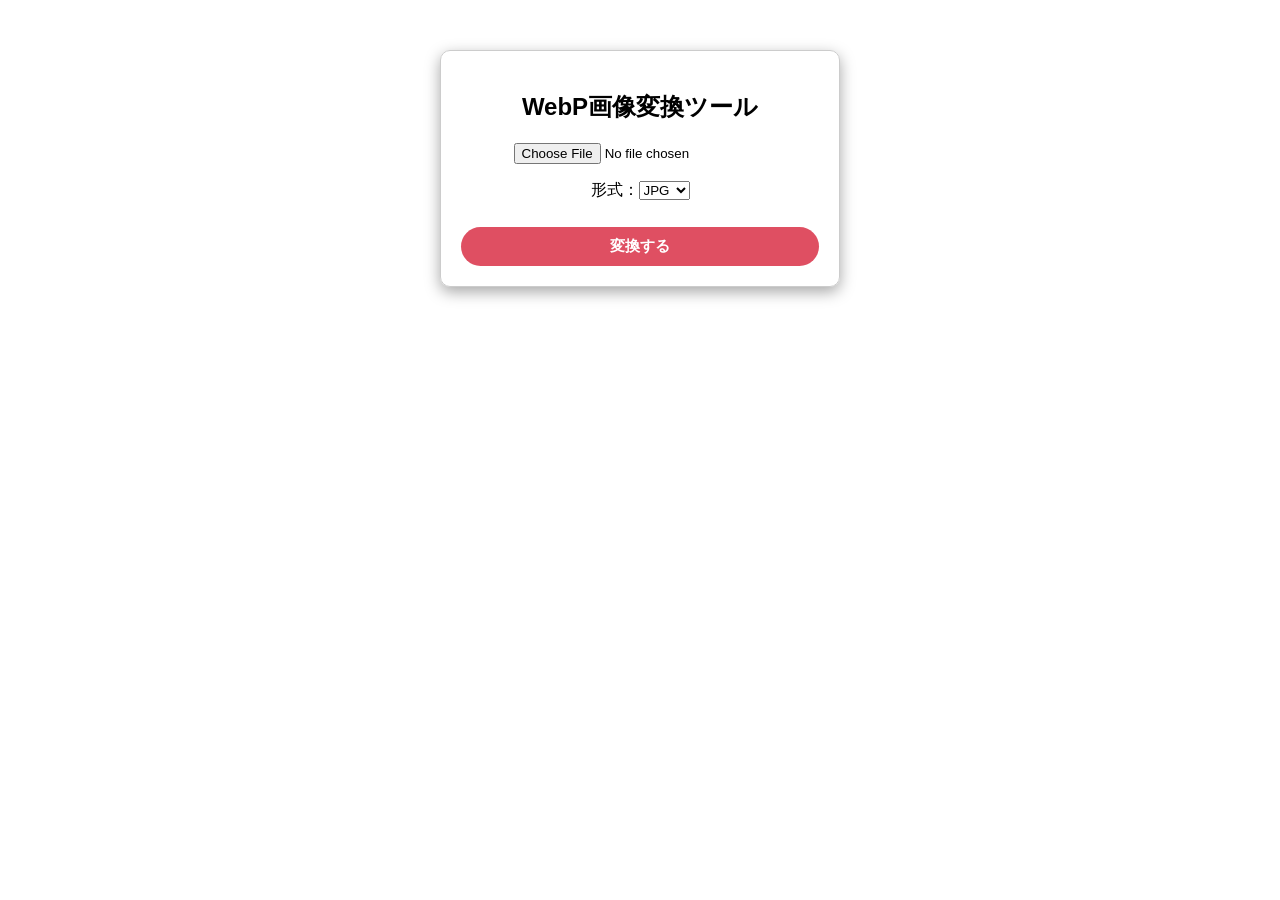
<file: index.html>
<!DOCTYPE html>
<html lang="ja">
<head>
    <meta charset="UTF-8">
    <meta name="viewport" content="width=device-width, initial-scale=1.0">
    <title>WebP Converter</title>

    <link rel="stylesheet" href="css/style.css">
</head>
<body>
    <div class="box">
        <h2>WebP画像変換ツール</h2>
        <input type="file" id="upload" accept="image/webp">

        <div class="select">
            <p>形式：</p>
            <select id="format">
                <option value="image/jpeg">JPG</option>
                <option value="image/png">PNG</option>
            </select>
        </div>

        <button id="convert" class="cvt_btn">変換する</button>
        <a id="download" class="dl_btn">ダウンロード</a>
    </div>
<script src="js/main.js"></script>
</body>
</html>
</file>
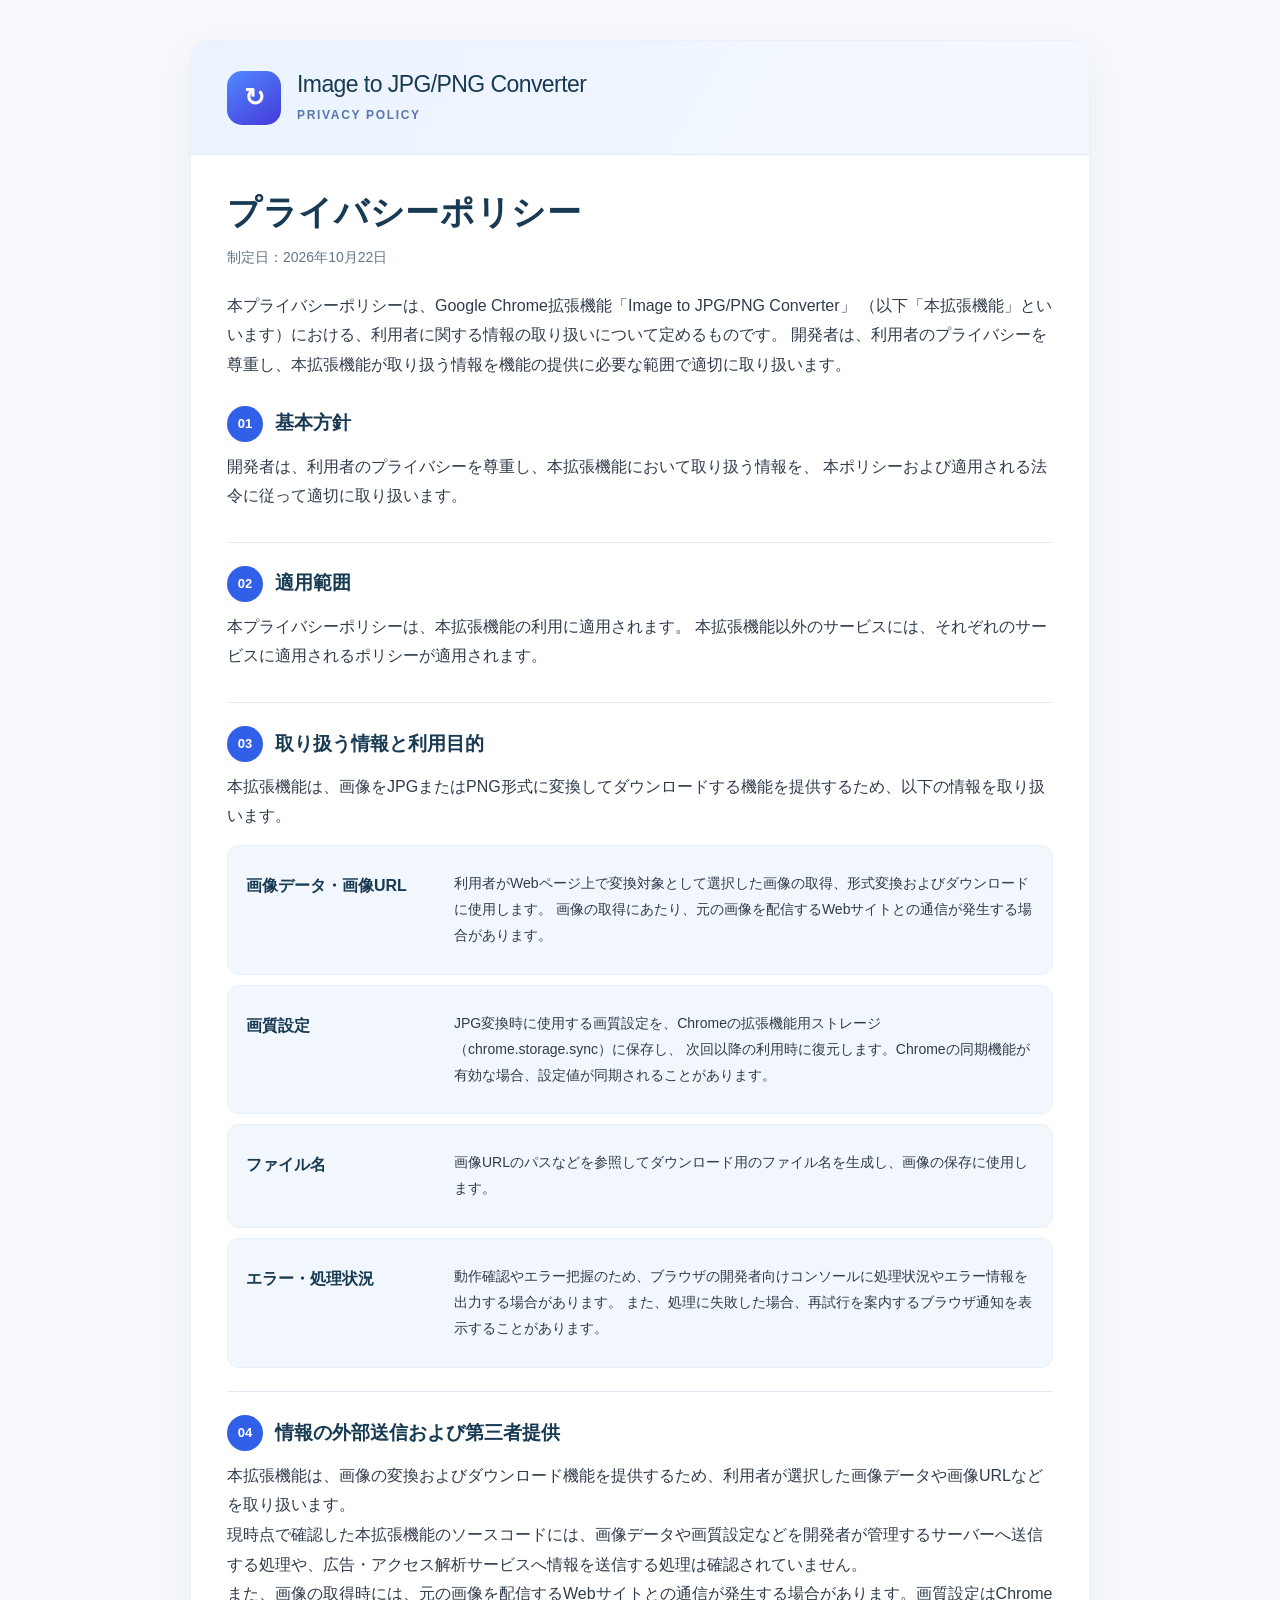
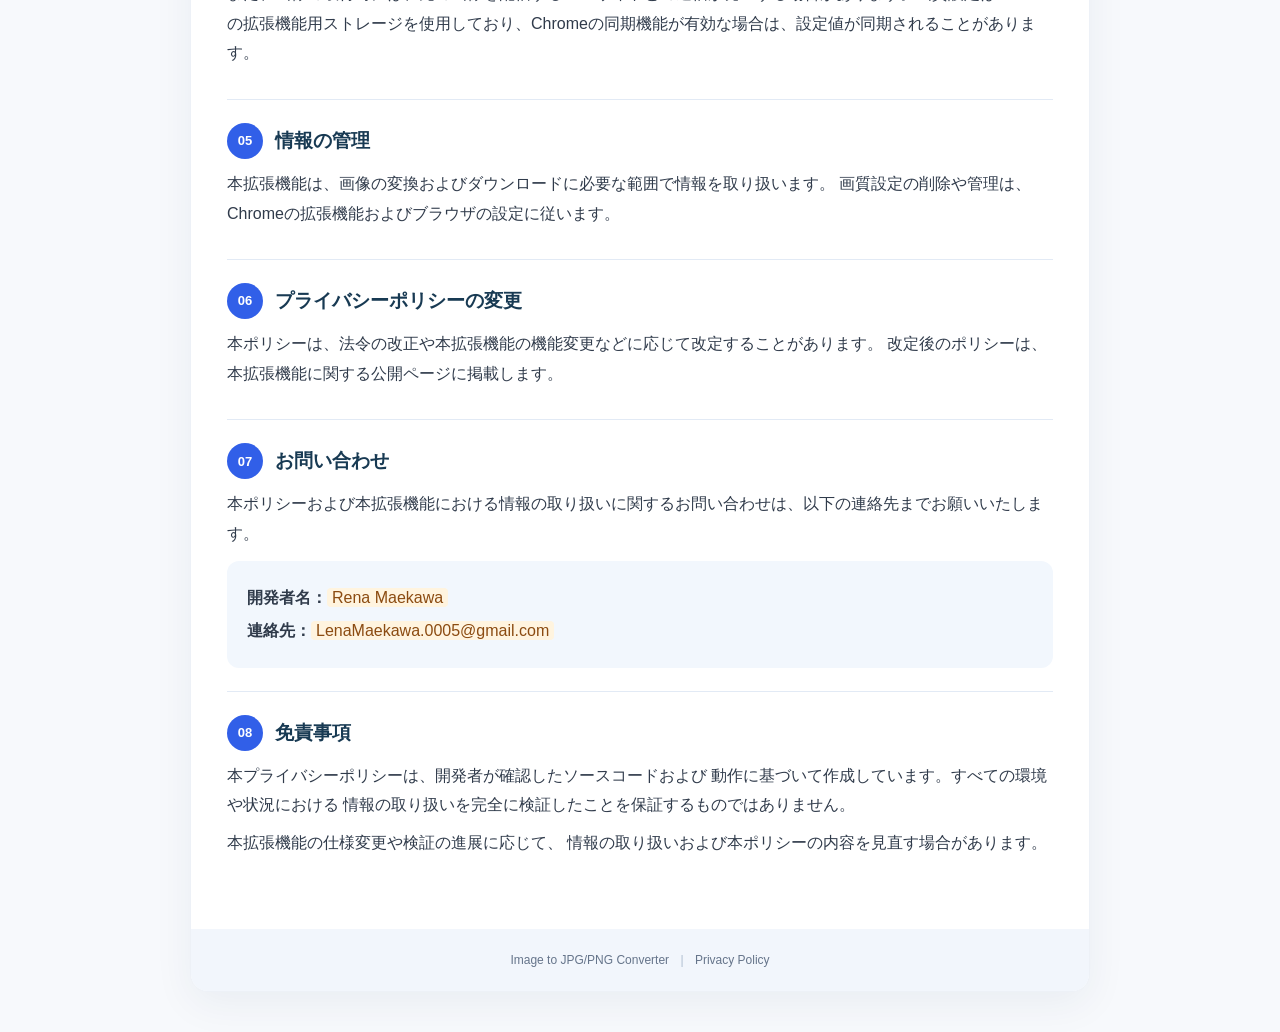
<file: privacy-policy.html>
<!doctype html>
<html lang="ja">

<head>
  <meta charset="utf-8">
  <meta name="viewport" content="width=device-width, initial-scale=1">
  <meta name="description" content="Image to JPG/PNG Converter のプライバシーポリシー">
  <title>プライバシーポリシー | Image to JPG/PNG Converter</title>
  <style>
    :root {
      --navy: #183a53;
      --blue: #315fe8;
      --text: #303b4b;
      --muted: #65748a;
      --line: #e2eaf5;
      --pale: #f2f7fd;
      --white: #fff;
    }

    * {
      box-sizing: border-box;
    }

    html {
      scroll-behavior: smooth;
    }

    body {
      margin: 0;
      background: #f7f9fc;
      color: var(--text);
      font-family: -apple-system, BlinkMacSystemFont, "Segoe UI",
        "Noto Sans JP", "Hiragino Kaku Gothic ProN", Meiryo, sans-serif;
      font-size: 16px;
      line-height: 1.85;
    }

    .page {
      width: min(900px, calc(100% - 36px));
      margin: 40px auto;
      background: var(--white);
      border: 1px solid #edf1f7;
      border-radius: 18px;
      box-shadow: 0 12px 40px rgb(24 49 83 / 6%);
      overflow: hidden;
    }

    .brand {
      display: flex;
      align-items: center;
      gap: 16px;
      padding: 28px 36px;
      background: linear-gradient(120deg, #eaf3ff, #f5f8ff);
      border-bottom: 1px solid var(--line);
    }

    .brand-icon {
      display: grid;
      place-items: center;
      flex: 0 0 54px;
      width: 54px;
      height: 54px;
      color: white;
      background: linear-gradient(145deg, #5289ff, #4439d9);
      border-radius: 15px;
      font-size: 25px;
      font-weight: 700;
    }

    .brand-name {
      margin: 0;
      color: var(--navy);
      font-size: clamp(18px, 3vw, 23px);
      line-height: 1.35;
      letter-spacing: -.025em;
    }

    .brand-label {
      margin: 4px 0 0;
      color: #5876aa;
      font-size: 12px;
      font-weight: 700;
      letter-spacing: .14em;
    }

    main {
      padding: 34px 36px 40px;
    }

    h1 {
      margin: 0;
      color: var(--navy);
      font-size: clamp(26px, 4vw, 34px);
      line-height: 1.4;
      letter-spacing: .02em;
    }

    .date {
      margin: 8px 0 20px;
      color: var(--muted);
      font-size: 14px;
    }

    .intro {
      margin: 0 0 26px;
    }

    .policy-section {
      padding: 23px 0;
      border-top: 1px solid var(--line);
    }

    .policy-section:first-of-type {
      padding-top: 0;
      border-top: 0;
    }

    .section-heading {
      display: flex;
      align-items: center;
      gap: 12px;
      margin: 0 0 10px;
      color: var(--navy);
      font-size: 19px;
      line-height: 1.5;
    }

    .number {
      display: inline-grid;
      place-items: center;
      flex: 0 0 36px;
      width: 36px;
      height: 36px;
      color: white;
      background: var(--blue);
      border-radius: 50%;
      font-size: 13px;
      font-weight: 700;
    }

    .policy-section p {
      margin: 8px 0;
    }

    .info-list {
      display: grid;
      gap: 10px;
      margin-top: 14px;
    }

    .info-item {
      display: grid;
      grid-template-columns: 190px minmax(0, 1fr);
      gap: 18px;
      padding: 17px 18px;
      background: var(--pale);
      border: 1px solid #e9f1fc;
      border-radius: 12px;
    }

    .info-title {
      margin: 0;
      color: var(--navy);
      font-weight: 700;
    }

    .info-description {
      margin: 0;
      font-size: 14px;
    }

    .contact {
      margin-top: 12px;
      padding: 18px 20px;
      background: var(--pale);
      border-radius: 12px;
    }

    .contact p {
      margin: 4px 0;
    }

    .placeholder {
      color: #8b4b11;
      background: #fff4df;
      padding: 1px 5px;
      border-radius: 4px;
    }

    footer {
      padding: 20px 24px;
      color: var(--muted);
      background: #f2f6fc;
      text-align: center;
      font-size: 12px;
    }

    footer span {
      margin: 0 8px;
      color: #b0bdcf;
    }

    @media (max-width: 600px) {
      .page {
        width: 100%;
        margin: 0;
        border: 0;
        border-radius: 0;
        box-shadow: none;
      }

      .brand {
        padding: 22px 20px;
        gap: 12px;
      }

      .brand-icon {
        flex-basis: 46px;
        width: 46px;
        height: 46px;
        border-radius: 12px;
      }

      main {
        padding: 27px 20px 32px;
      }

      .policy-section {
        padding: 20px 0;
      }

      .section-heading {
        font-size: 17px;
        gap: 10px;
      }

      .number {
        flex-basis: 32px;
        width: 32px;
        height: 32px;
      }

      .info-item {
        grid-template-columns: 1fr;
        gap: 5px;
        padding: 15px;
      }

      body {
        font-size: 15px;
      }
    }

    @media print {
      body {
        background: white;
        font-size: 11pt;
      }

      .page {
        width: 100%;
        margin: 0;
        border: 0;
        box-shadow: none;
      }

      .brand,
      main {
        padding-left: 0;
        padding-right: 0;
      }

      footer {
        background: white;
      }
    }
  </style>
</head>

<body>
  <div class="page">
    <header class="brand">
      <div class="brand-icon" aria-hidden="true">↻</div>
      <div>
        <p class="brand-name">Image to JPG/PNG Converter</p>
        <p class="brand-label">PRIVACY POLICY</p>
      </div>
    </header>

    <main>
      <h1>プライバシーポリシー</h1>
      <!-- 制定日は、実際に公開する日に合わせて更新してください -->
      <p class="date">制定日：2026年10月22日</p>

      <p class="intro">
        本プライバシーポリシーは、Google Chrome拡張機能「Image to JPG/PNG Converter」
        （以下「本拡張機能」といいます）における、利用者に関する情報の取り扱いについて定めるものです。
        開発者は、利用者のプライバシーを尊重し、本拡張機能が取り扱う情報を機能の提供に必要な範囲で適切に取り扱います。
      </p>

      <section class="policy-section">
        <h2 class="section-heading"><span class="number">01</span>基本方針</h2>
        <p>
          開発者は、利用者のプライバシーを尊重し、本拡張機能において取り扱う情報を、
          本ポリシーおよび適用される法令に従って適切に取り扱います。
        </p>
      </section>

      <section class="policy-section">
        <h2 class="section-heading"><span class="number">02</span>適用範囲</h2>
        <p>
          本プライバシーポリシーは、本拡張機能の利用に適用されます。
          本拡張機能以外のサービスには、それぞれのサービスに適用されるポリシーが適用されます。
        </p>
      </section>

      <section class="policy-section">
        <h2 class="section-heading"><span class="number">03</span>取り扱う情報と利用目的</h2>
        <p>本拡張機能は、画像をJPGまたはPNG形式に変換してダウンロードする機能を提供するため、以下の情報を取り扱います。</p>

        <div class="info-list">
          <div class="info-item">
            <p class="info-title">画像データ・画像URL</p>
            <p class="info-description">
              利用者がWebページ上で変換対象として選択した画像の取得、形式変換およびダウンロードに使用します。
              画像の取得にあたり、元の画像を配信するWebサイトとの通信が発生する場合があります。
            </p>
          </div>
          <div class="info-item">
            <p class="info-title">画質設定</p>
            <p class="info-description">
              JPG変換時に使用する画質設定を、Chromeの拡張機能用ストレージ（chrome.storage.sync）に保存し、
              次回以降の利用時に復元します。Chromeの同期機能が有効な場合、設定値が同期されることがあります。
            </p>
          </div>
          <div class="info-item">
            <p class="info-title">ファイル名</p>
            <p class="info-description">
              画像URLのパスなどを参照してダウンロード用のファイル名を生成し、画像の保存に使用します。
            </p>
          </div>
          <div class="info-item">
            <p class="info-title">エラー・処理状況</p>
            <p class="info-description">
              動作確認やエラー把握のため、ブラウザの開発者向けコンソールに処理状況やエラー情報を出力する場合があります。
              また、処理に失敗した場合、再試行を案内するブラウザ通知を表示することがあります。
            </p>
          </div>
        </div>
      </section>

      <section class="policy-section">
        <h2 class="section-heading"><span class="number">04</span>情報の外部送信および第三者提供</h2>
        <p>
          本拡張機能は、画像の変換およびダウンロード機能を提供するため、利用者が選択した画像データや画像URLなどを取り扱います。
          <br>現時点で確認した本拡張機能のソースコードには、画像データや画質設定などを開発者が管理するサーバーへ送信する処理や、広告・アクセス解析サービスへ情報を送信する処理は確認されていません。
          <br>また、画像の取得時には、元の画像を配信するWebサイトとの通信が発生する場合があります。画質設定はChromeの拡張機能用ストレージを使用しており、Chromeの同期機能が有効な場合は、設定値が同期されることがあります。
        </p>
      </section>

      <section class="policy-section">
        <h2 class="section-heading"><span class="number">05</span>情報の管理</h2>
        <p>
          本拡張機能は、画像の変換およびダウンロードに必要な範囲で情報を取り扱います。
          画質設定の削除や管理は、Chromeの拡張機能およびブラウザの設定に従います。
        </p>
      </section>

      <section class="policy-section">
        <h2 class="section-heading"><span class="number">06</span>プライバシーポリシーの変更</h2>
        <p>
          本ポリシーは、法令の改正や本拡張機能の機能変更などに応じて改定することがあります。
          改定後のポリシーは、本拡張機能に関する公開ページに掲載します。
        </p>
      </section>

      <section class="policy-section">
        <h2 class="section-heading"><span class="number">07</span>お問い合わせ</h2>
        <p>本ポリシーおよび本拡張機能における情報の取り扱いに関するお問い合わせは、以下の連絡先までお願いいたします。</p>
        <div class="contact">
          <p><strong>開発者名：</strong><span class="placeholder">Rena Maekawa</span></p>
          <p><strong>連絡先：</strong><span class="placeholder">LenaMaekawa.0005@gmail.com</span></p>
        </div>
      </section>

      <section class="policy-section">
        <h2 class="section-heading">
          <span class="number">08</span>
          免責事項
        </h2>

        <p>
          本プライバシーポリシーは、開発者が確認したソースコードおよび
          動作に基づいて作成しています。すべての環境や状況における
          情報の取り扱いを完全に検証したことを保証するものではありません。
        </p>

        <p>
          本拡張機能の仕様変更や検証の進展に応じて、
          情報の取り扱いおよび本ポリシーの内容を見直す場合があります。
        </p>
      </section>

    </main>

    <footer>
      Image to JPG/PNG Converter <span>|</span> Privacy Policy
    </footer>
  </div>
</body>

</html>
</file>
<file: css/style.css>
body {
    font-family: sans-serif;
    max-width: 400px;
    margin: 50px auto;
    text-align: center;
}

.box {
    border: 1px solid #ccc;
    box-shadow: rgba(0, 0, 0, 0.35) 0px 5px 15px;
    padding: 20px;
    border-radius: 10px;
}

.select {
    display: flex;
    align-items: center;
    justify-content: center;
}

.cvt_btn {
    margin-top: 10px;
    padding: 10px;
    width: 100%;
    cursor: pointer;
    background: #df4f62;
    color: #fff;
    font-weight: bold;
    border: none;
    border-radius: 30px;
    font-size: 15px;
}
.dl_btn {
    display: none;
    width: 100%;
    cursor: pointer;
    background: #df654f;
    color: #fff;
    font-weight: bold;
    border: none;
    border-radius: 30px;
    font-size: 15px;
    padding-top: 10px;
    padding-bottom: 10px;
    text-decoration: none;
}
</file>
